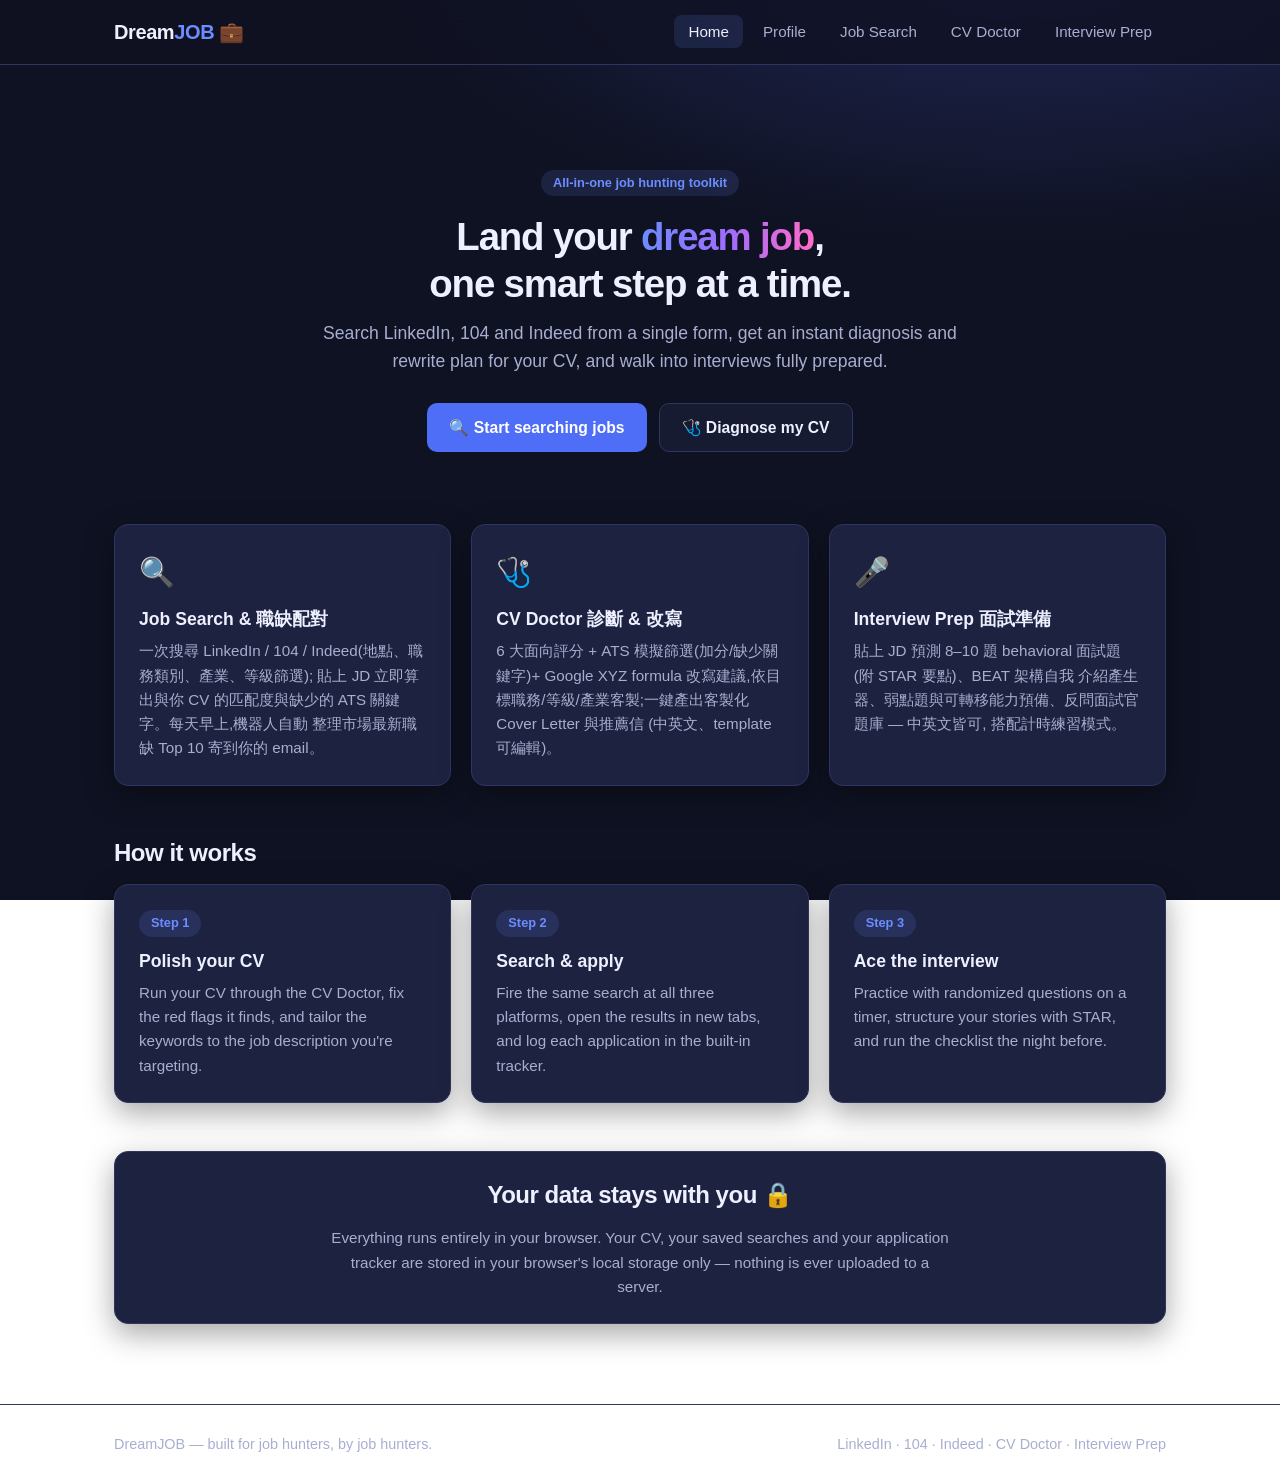
<file: index.html>
<!DOCTYPE html>
<html lang="en">
<head>
<meta charset="UTF-8" />
<meta name="viewport" content="width=device-width, initial-scale=1.0" />
<title>DreamJOB — Your Job Hunting Command Center</title>
<meta name="description" content="Search jobs across LinkedIn, 104 and Indeed, diagnose and rewrite your CV, and prepare for interviews — all in one place." />
<link rel="stylesheet" href="assets/style.css" />
<link rel="icon" href="data:image/svg+xml,<svg xmlns='http://www.w3.org/2000/svg' viewBox='0 0 100 100'><text y='.9em' font-size='90'>💼</text></svg>" />
</head>
<body>
<header class="site-header">
  <div class="container nav">
    <a class="logo" href="index.html">Dream<span>JOB</span> 💼</a>
    <ul class="nav-links">
      <li><a href="index.html" class="active">Home</a></li>
      <li><a href="profile.html">Profile</a></li>
      <li><a href="jobs.html">Job Search</a></li>
      <li><a href="cv.html">CV Doctor</a></li>
      <li><a href="interview.html">Interview Prep</a></li>
    </ul>
  </div>
</header>

<main>
  <section class="hero container">
    <span class="pill">All-in-one job hunting toolkit</span>
    <h1 style="margin-top:18px;">Land your <span class="grad">dream job</span>,<br />one smart step at a time.</h1>
    <p class="subtitle">
      Search LinkedIn, 104 and Indeed from a single form, get an instant diagnosis
      and rewrite plan for your CV, and walk into interviews fully prepared.
    </p>
    <div class="hero-cta">
      <a class="btn" href="jobs.html">🔍 Start searching jobs</a>
      <a class="btn secondary" href="cv.html">🩺 Diagnose my CV</a>
    </div>
  </section>

  <section class="section container">
    <div class="grid grid-3">
      <a class="card" href="jobs.html">
        <span class="icon">🔍</span>
        <h3>Job Search &amp; 職缺配對</h3>
        <p>一次搜尋 LinkedIn / 104 / Indeed(地點、職務類別、產業、等級篩選);
        貼上 JD 立即算出與你 CV 的匹配度與缺少的 ATS 關鍵字。每天早上,機器人自動
        整理市場最新職缺 Top 10 寄到你的 email。</p>
      </a>
      <a class="card" href="cv.html">
        <span class="icon">🩺</span>
        <h3>CV Doctor 診斷 &amp; 改寫</h3>
        <p>6 大面向評分 + ATS 模擬篩選(加分/缺少關鍵字)+ Google XYZ formula
        改寫建議,依目標職務/等級/產業客製;一鍵產出客製化 Cover Letter 與推薦信
        (中英文、template 可編輯)。</p>
      </a>
      <a class="card" href="interview.html">
        <span class="icon">🎤</span>
        <h3>Interview Prep 面試準備</h3>
        <p>貼上 JD 預測 8–10 題 behavioral 面試題(附 STAR 要點)、BEAT 架構自我
        介紹產生器、弱點題與可轉移能力預備、反問面試官題庫 — 中英文皆可,
        搭配計時練習模式。</p>
      </a>
    </div>
  </section>

  <section class="section container">
    <h2>How it works</h2>
    <div class="grid grid-3">
      <div class="card">
        <span class="pill">Step 1</span>
        <h3 style="margin-top:10px;">Polish your CV</h3>
        <p>Run your CV through the CV Doctor, fix the red flags it finds, and
        tailor the keywords to the job description you're targeting.</p>
      </div>
      <div class="card">
        <span class="pill">Step 2</span>
        <h3 style="margin-top:10px;">Search &amp; apply</h3>
        <p>Fire the same search at all three platforms, open the results in new
        tabs, and log each application in the built-in tracker.</p>
      </div>
      <div class="card">
        <span class="pill">Step 3</span>
        <h3 style="margin-top:10px;">Ace the interview</h3>
        <p>Practice with randomized questions on a timer, structure your stories
        with STAR, and run the checklist the night before.</p>
      </div>
    </div>
  </section>

  <section class="section container">
    <div class="card" style="text-align:center;">
      <h2>Your data stays with you 🔒</h2>
      <p class="muted" style="max-width:620px;margin:0 auto;">
        Everything runs entirely in your browser. Your CV, your saved searches and
        your application tracker are stored in your browser's local storage only —
        nothing is ever uploaded to a server.
      </p>
    </div>
  </section>
</main>

<footer class="site-footer">
  <div class="container">
    <span>DreamJOB — built for job hunters, by job hunters.</span>
    <span>LinkedIn · 104 · Indeed · CV Doctor · Interview Prep</span>
  </div>
</footer>
</body>
</html>
</file>
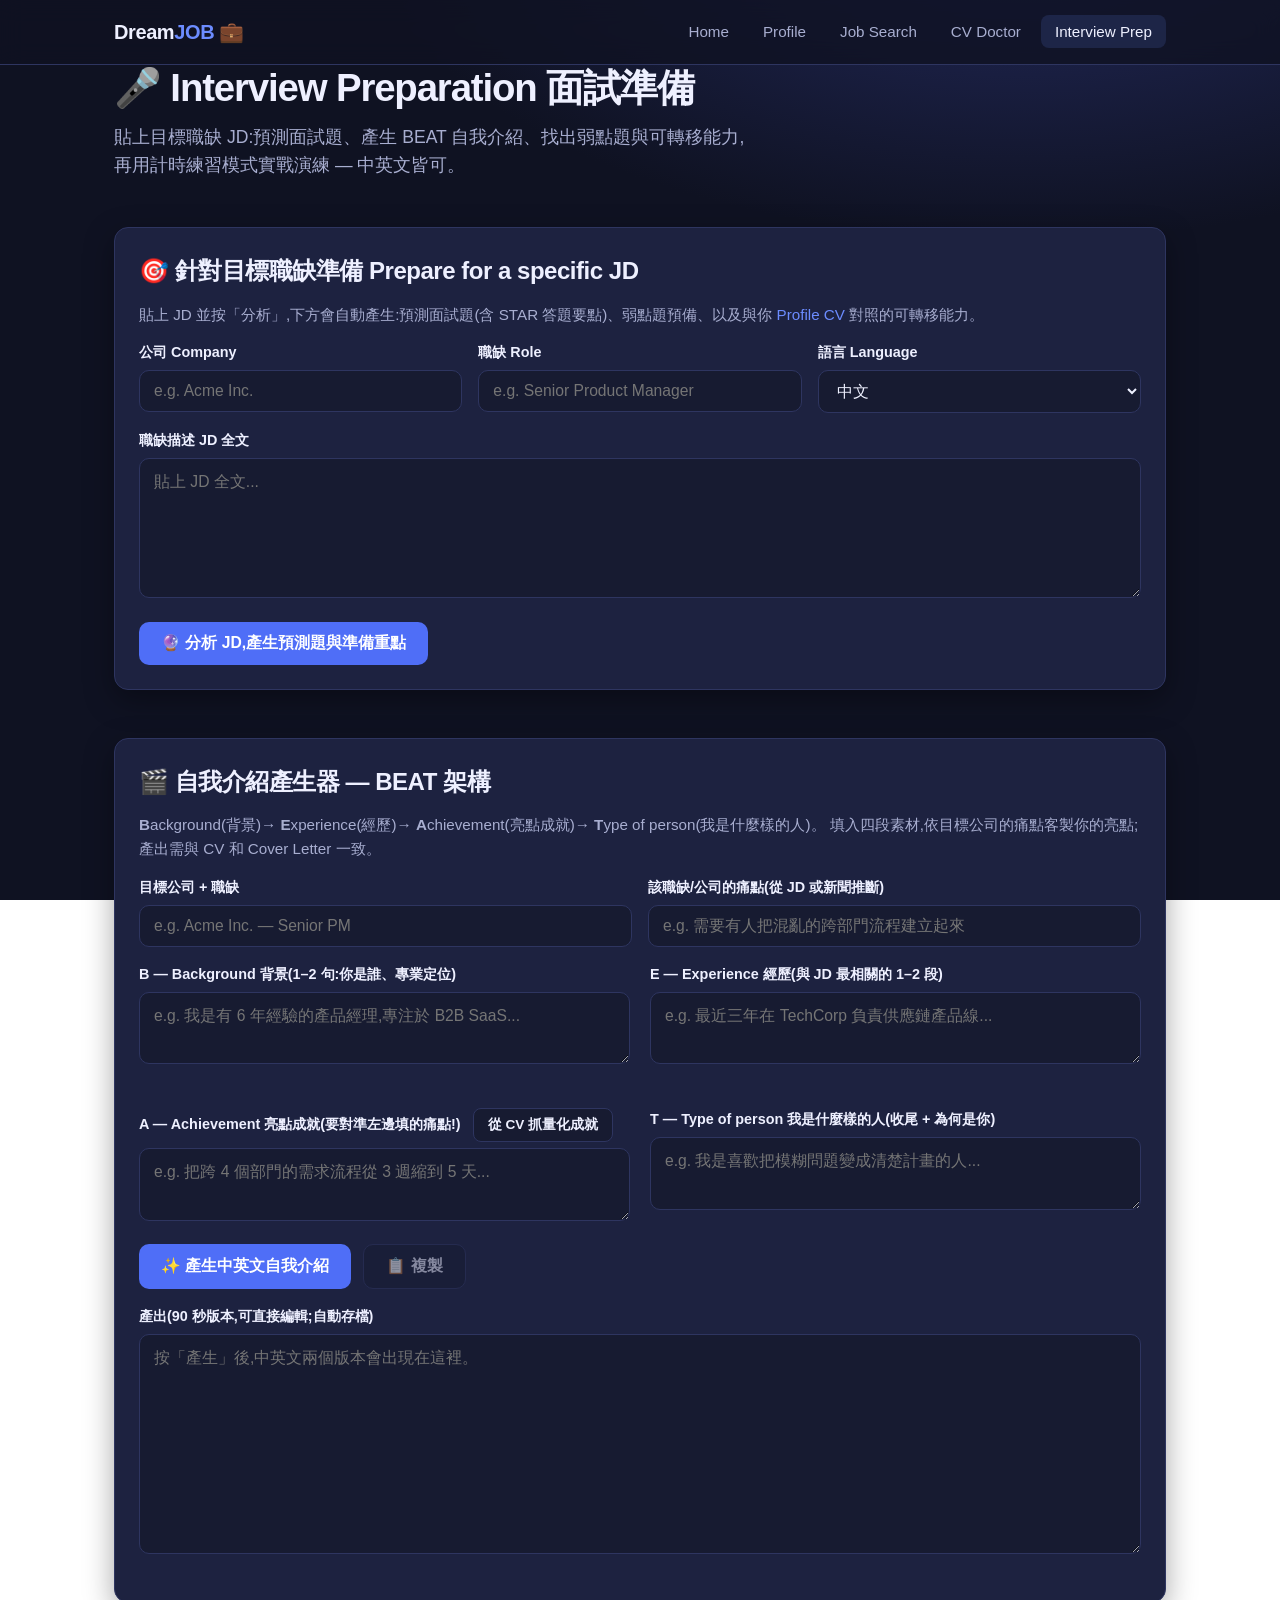
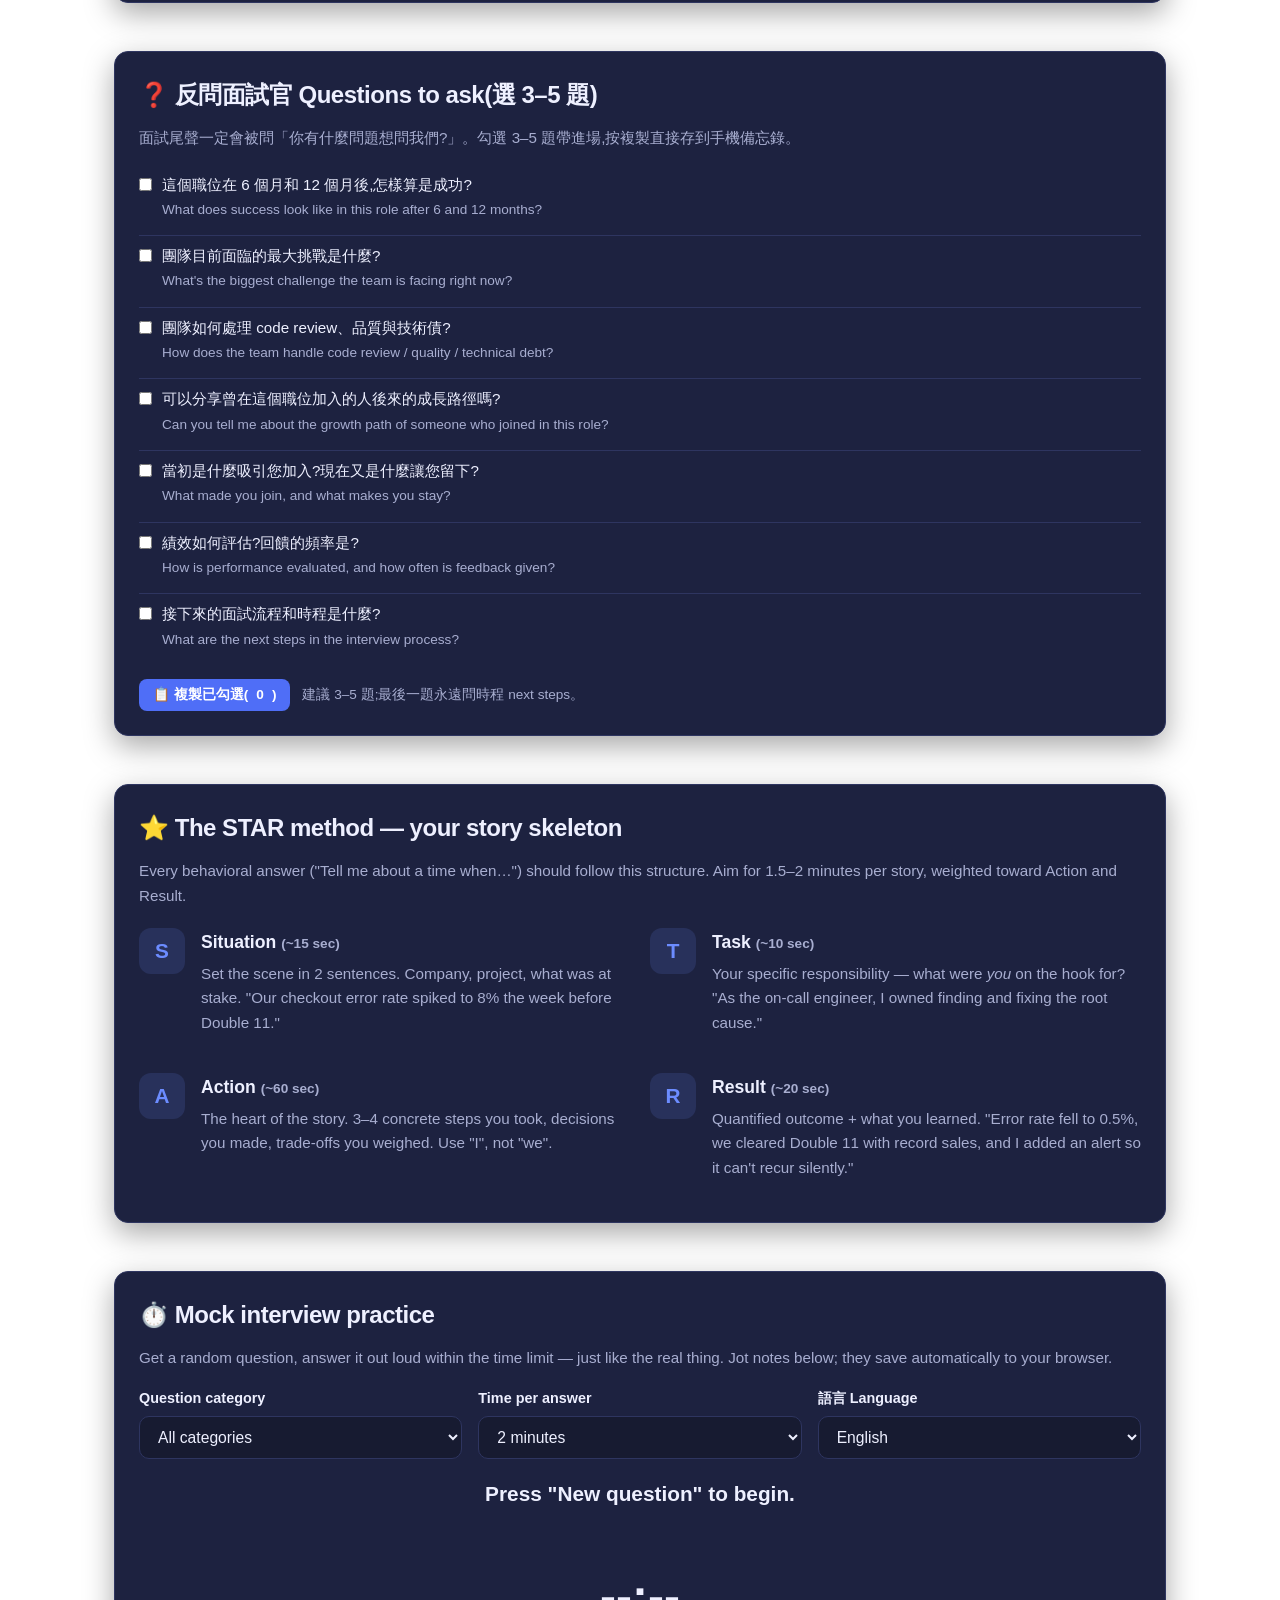
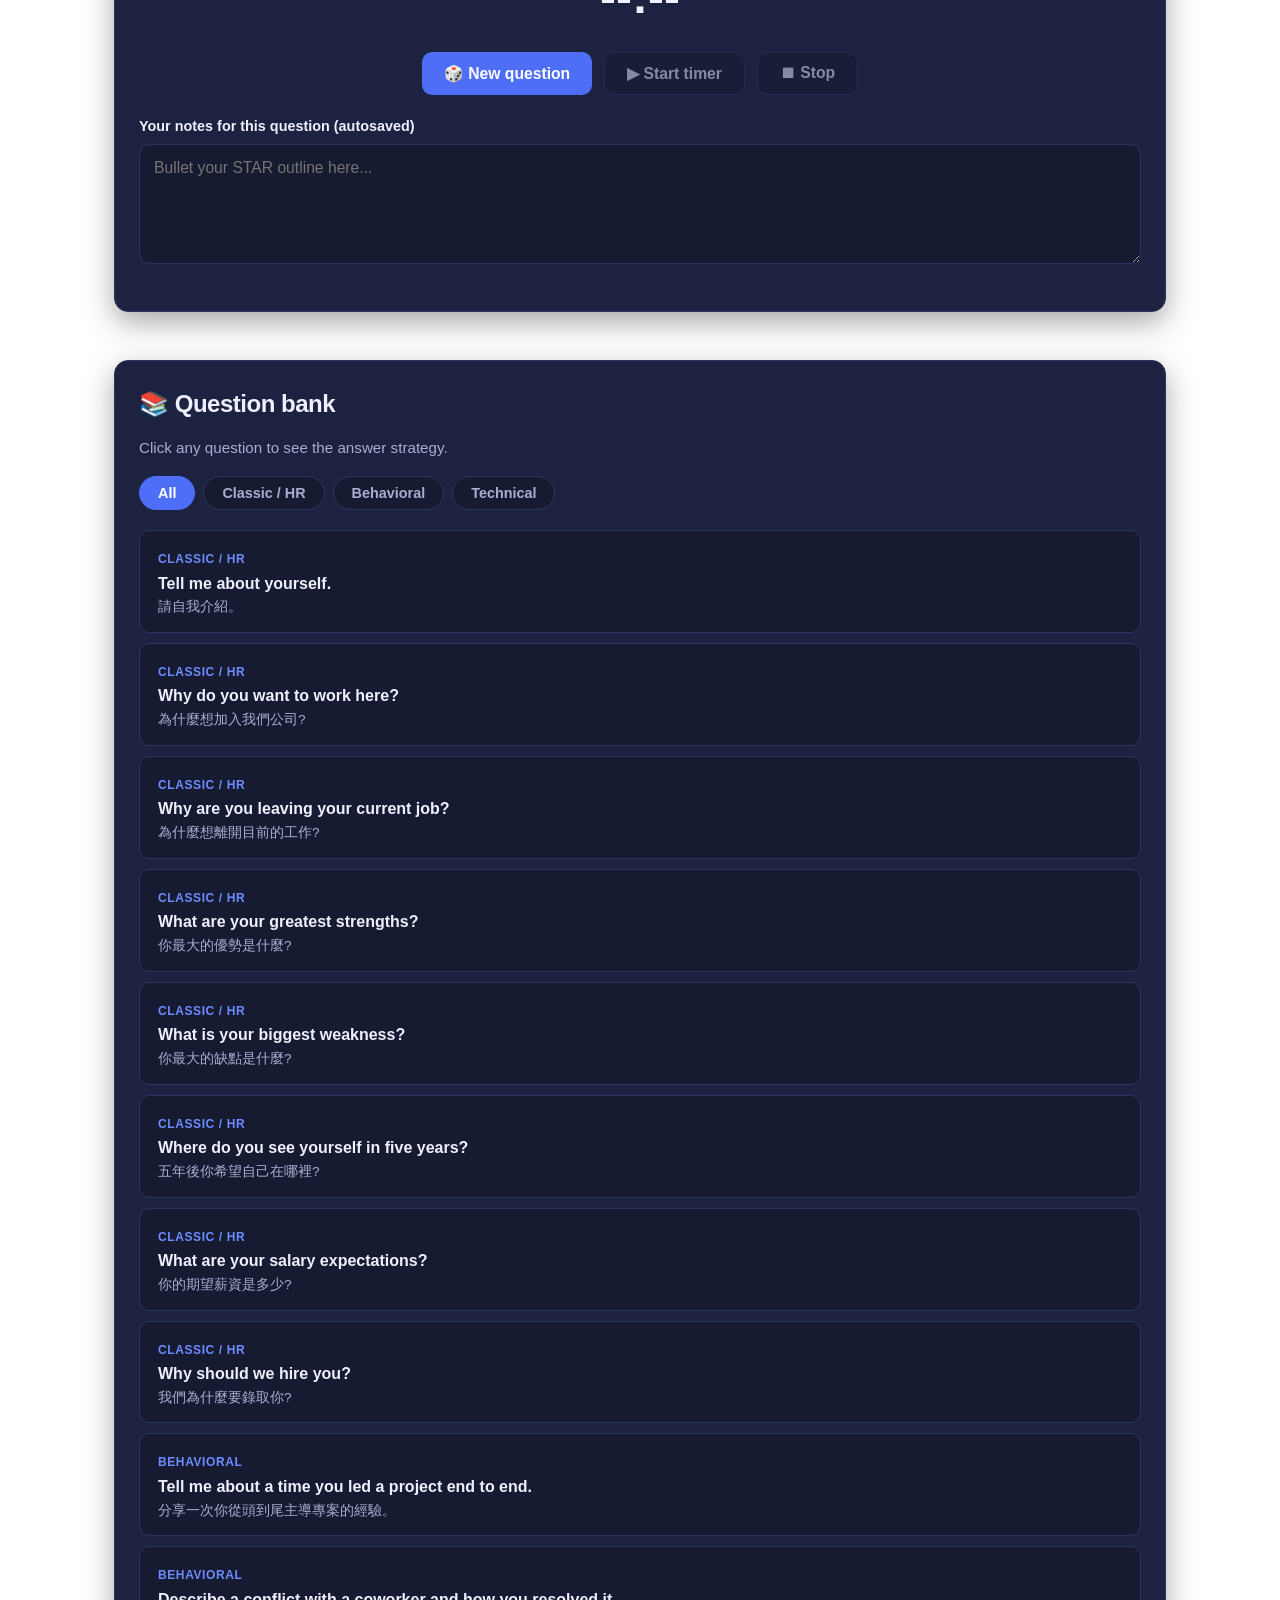
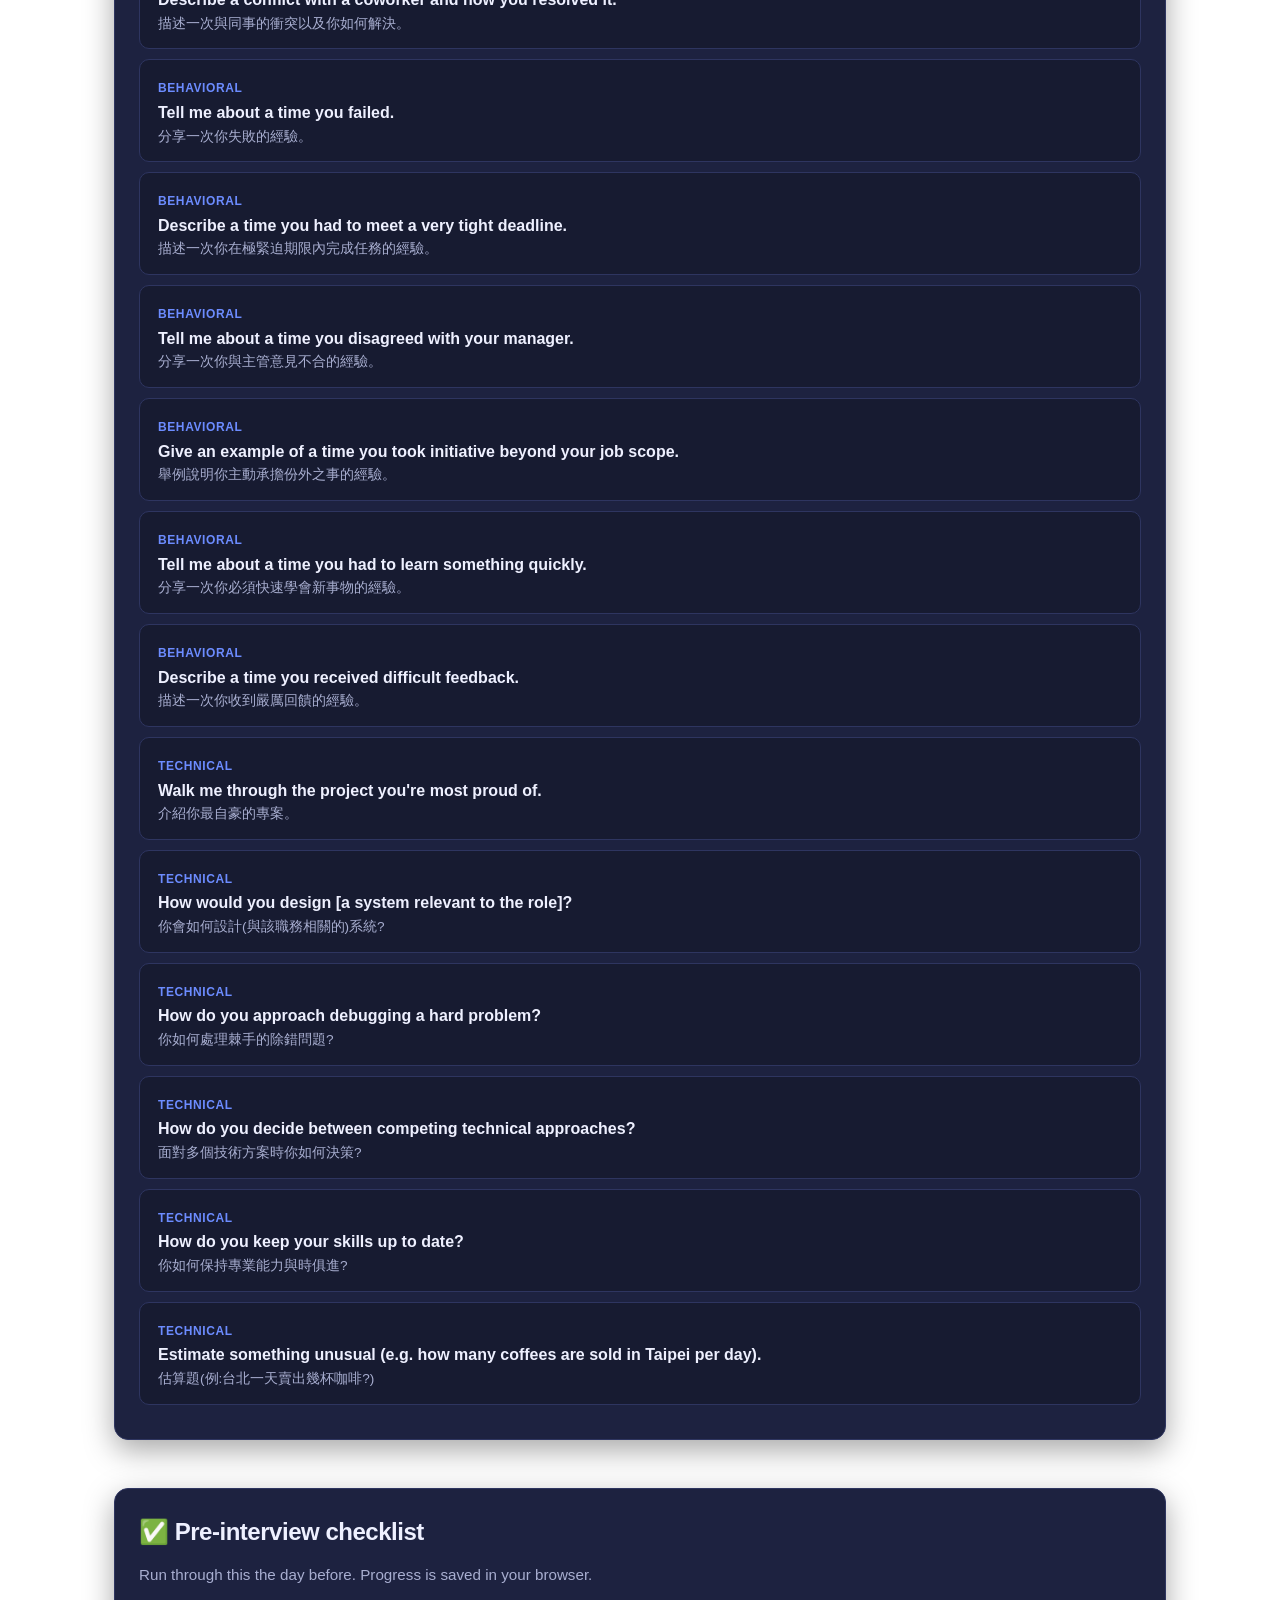
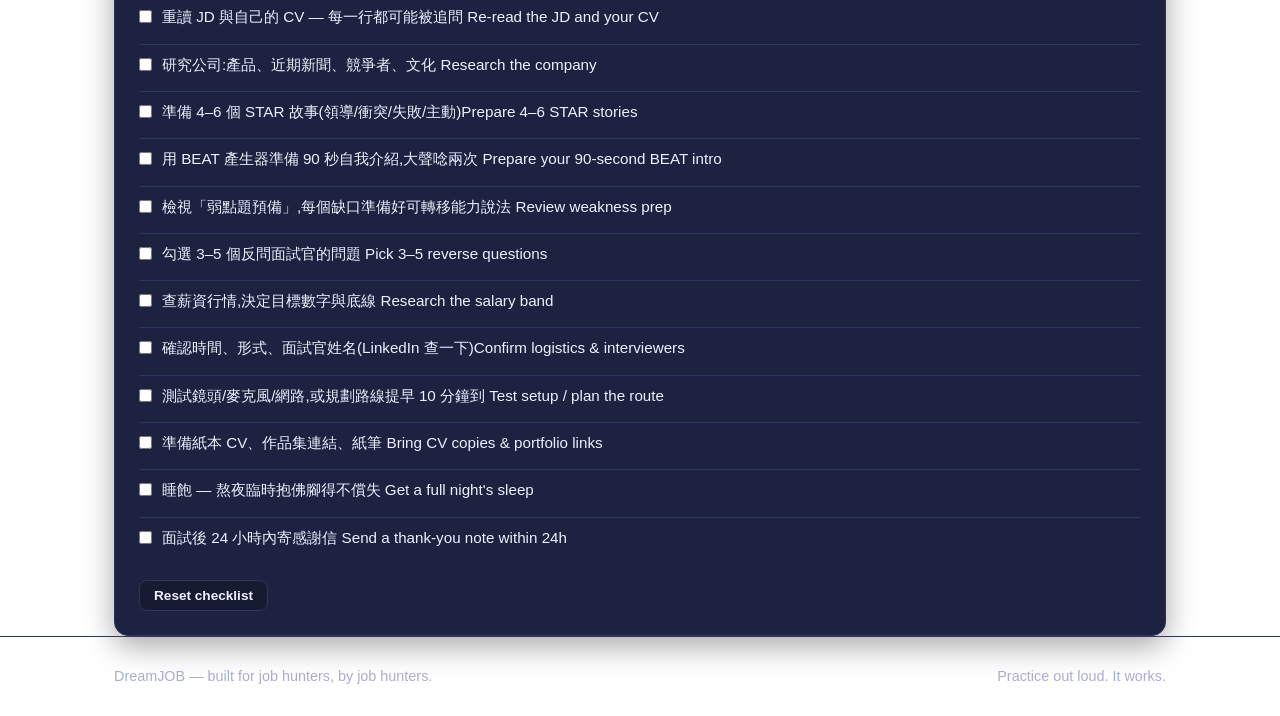
<file: interview.html>
<!DOCTYPE html>
<html lang="en">
<head>
<meta charset="UTF-8" />
<meta name="viewport" content="width=device-width, initial-scale=1.0" />
<title>Interview Prep — DreamJOB</title>
<meta name="description" content="Question bank with answer strategies, STAR method guide, timed mock-interview practice and a pre-interview checklist." />
<link rel="stylesheet" href="assets/style.css" />
<link rel="icon" href="data:image/svg+xml,<svg xmlns='http://www.w3.org/2000/svg' viewBox='0 0 100 100'><text y='.9em' font-size='90'>💼</text></svg>" />
</head>
<body>
<header class="site-header">
  <div class="container nav">
    <a class="logo" href="index.html">Dream<span>JOB</span> 💼</a>
    <ul class="nav-links">
      <li><a href="index.html">Home</a></li>
      <li><a href="profile.html">Profile</a></li>
      <li><a href="jobs.html">Job Search</a></li>
      <li><a href="cv.html">CV Doctor</a></li>
      <li><a href="interview.html" class="active">Interview Prep</a></li>
    </ul>
  </div>
</header>

<main class="container">
  <h1>🎤 Interview Preparation 面試準備</h1>
  <p class="subtitle">貼上目標職缺 JD:預測面試題、產生 BEAT 自我介紹、找出弱點題與可轉移能力,
  再用計時練習模式實戰演練 — 中英文皆可。</p>

  <!-- JD-driven preparation -->
  <section class="section card">
    <h2>🎯 針對目標職缺準備 Prepare for a specific JD</h2>
    <p class="muted small" style="margin-bottom:14px;">
      貼上 JD 並按「分析」,下方會自動產生:預測面試題(含 STAR 答題要點)、弱點題預備、以及與你
      <a href="profile.html">Profile CV</a> 對照的可轉移能力。
    </p>
    <div class="form-row">
      <div>
        <label for="ivCompany">公司 Company</label>
        <input type="text" id="ivCompany" placeholder="e.g. Acme Inc." />
      </div>
      <div>
        <label for="ivRole">職缺 Role</label>
        <input type="text" id="ivRole" placeholder="e.g. Senior Product Manager" />
      </div>
      <div>
        <label for="ivLang">語言 Language</label>
        <select id="ivLang">
          <option value="zh">中文</option>
          <option value="en">English</option>
        </select>
      </div>
    </div>
    <div class="form-field">
      <label for="ivJd">職缺描述 JD 全文</label>
      <textarea id="ivJd" style="min-height:140px;" placeholder="貼上 JD 全文..."></textarea>
    </div>
    <button class="btn" id="ivAnalyzeBtn">🔮 分析 JD,產生預測題與準備重點</button>
  </section>

  <!-- predicted questions -->
  <section class="section card hidden" id="predictedCard">
    <h2>🔮 預測面試題 Predicted questions(8–10 題)</h2>
    <p class="muted small" style="margin-bottom:14px;">依 JD 內容推斷的 behavioral / situational 題目,每題附 STAR 答題要點。點開逐題準備,並在計時練習模式中演練。</p>
    <div id="predictedList"></div>
  </section>

  <!-- weakness prep -->
  <section class="section card hidden" id="weaknessCard">
    <h2>🛡️ 弱點題預備 Weakness prep — 可轉移能力</h2>
    <p class="muted small" style="margin-bottom:14px;">
      JD 要求但你 CV 中沒有出現的關鍵字 — 面試官很可能追問。別硬拗,用「可轉移能力」框架回答:
      承認差距 → 指出最相近的實戰經驗 → 說明你如何快速補上。
    </p>
    <div id="weaknessList"></div>
  </section>

  <!-- BEAT self intro -->
  <section class="section card">
    <h2>🎬 自我介紹產生器 — BEAT 架構</h2>
    <p class="muted small" style="margin-bottom:14px;">
      <strong>B</strong>ackground(背景)→ <strong>E</strong>xperience(經歷)→
      <strong>A</strong>chievement(亮點成就)→ <strong>T</strong>ype of person(我是什麼樣的人)。
      填入四段素材,依目標公司的痛點客製你的亮點;產出需與 CV 和 Cover Letter 一致。
    </p>
    <div class="form-row">
      <div>
        <label for="beatCompany">目標公司 + 職缺</label>
        <input type="text" id="beatCompany" placeholder="e.g. Acme Inc. — Senior PM" />
      </div>
      <div>
        <label for="beatPain">該職缺/公司的痛點(從 JD 或新聞推斷)</label>
        <input type="text" id="beatPain" placeholder="e.g. 需要有人把混亂的跨部門流程建立起來" />
      </div>
    </div>
    <div class="grid grid-2">
      <div class="form-field">
        <label for="beatB">B — Background 背景(1–2 句:你是誰、專業定位)</label>
        <textarea id="beatB" style="min-height:70px;" placeholder="e.g. 我是有 6 年經驗的產品經理,專注於 B2B SaaS..."></textarea>
      </div>
      <div class="form-field">
        <label for="beatE">E — Experience 經歷(與 JD 最相關的 1–2 段)</label>
        <textarea id="beatE" style="min-height:70px;" placeholder="e.g. 最近三年在 TechCorp 負責供應鏈產品線..."></textarea>
      </div>
      <div class="form-field">
        <label for="beatA">A — Achievement 亮點成就(要對準左邊填的痛點!)
          <button class="btn small secondary" id="beatFromCvBtn" style="margin-left:8px;">從 CV 抓量化成就</button></label>
        <textarea id="beatA" style="min-height:70px;" placeholder="e.g. 把跨 4 個部門的需求流程從 3 週縮到 5 天..."></textarea>
      </div>
      <div class="form-field">
        <label for="beatT">T — Type of person 我是什麼樣的人(收尾 + 為何是你)</label>
        <textarea id="beatT" style="min-height:70px;" placeholder="e.g. 我是喜歡把模糊問題變成清楚計畫的人..."></textarea>
      </div>
    </div>
    <div style="display:flex;gap:12px;flex-wrap:wrap;">
      <button class="btn" id="beatGenBtn">✨ 產生中英文自我介紹</button>
      <button class="btn secondary" id="beatCopyBtn" disabled>📋 複製</button>
    </div>
    <div class="form-field" style="margin-top:16px;">
      <label for="beatOutput">產出(90 秒版本,可直接編輯;自動存檔)</label>
      <textarea id="beatOutput" style="min-height:220px;" placeholder="按「產生」後,中英文兩個版本會出現在這裡。"></textarea>
    </div>
  </section>

  <!-- reverse questions -->
  <section class="section card">
    <h2>❓ 反問面試官 Questions to ask(選 3–5 題)</h2>
    <p class="muted small" style="margin-bottom:14px;">面試尾聲一定會被問「你有什麼問題想問我們?」。勾選 3–5 題帶進場,按複製直接存到手機備忘錄。</p>
    <div id="reverseList"></div>
    <div style="margin-top:14px;display:flex;gap:12px;align-items:center;flex-wrap:wrap;">
      <button class="btn small" id="reverseCopyBtn">📋 複製已勾選(<span id="reverseCount">0</span>)</button>
      <span class="muted small">建議 3–5 題;最後一題永遠問時程 next steps。</span>
    </div>
  </section>

  <!-- STAR method -->
  <section class="section card">
    <h2>⭐ The STAR method — your story skeleton</h2>
    <p class="muted" style="margin-bottom:20px;">Every behavioral answer ("Tell me about a time when…")
    should follow this structure. Aim for 1.5–2 minutes per story, weighted toward Action and Result.</p>
    <div class="grid grid-2">
      <div class="star-step">
        <div class="star-letter">S</div>
        <div><h3>Situation <span class="muted small">(~15 sec)</span></h3>
        <p class="muted small">Set the scene in 2 sentences. Company, project, what was at stake.
        "Our checkout error rate spiked to 8% the week before Double 11."</p></div>
      </div>
      <div class="star-step">
        <div class="star-letter">T</div>
        <div><h3>Task <span class="muted small">(~10 sec)</span></h3>
        <p class="muted small">Your specific responsibility — what were <em>you</em> on the hook for?
        "As the on-call engineer, I owned finding and fixing the root cause."</p></div>
      </div>
      <div class="star-step">
        <div class="star-letter">A</div>
        <div><h3>Action <span class="muted small">(~60 sec)</span></h3>
        <p class="muted small">The heart of the story. 3–4 concrete steps you took, decisions you made,
        trade-offs you weighed. Use "I", not "we".</p></div>
      </div>
      <div class="star-step">
        <div class="star-letter">R</div>
        <div><h3>Result <span class="muted small">(~20 sec)</span></h3>
        <p class="muted small">Quantified outcome + what you learned. "Error rate fell to 0.5%, we
        cleared Double 11 with record sales, and I added an alert so it can't recur silently."</p></div>
      </div>
    </div>
  </section>

  <!-- Practice mode -->
  <section class="section card">
    <h2>⏱️ Mock interview practice</h2>
    <p class="muted small" style="margin-bottom:16px;">Get a random question, answer it out loud within
    the time limit — just like the real thing. Jot notes below; they save automatically to your browser.</p>
    <div class="form-row">
      <div>
        <label for="practiceCat">Question category</label>
        <select id="practiceCat">
          <option value="all">All categories</option>
          <option value="classic">Classic / HR</option>
          <option value="behavioral">Behavioral (STAR)</option>
          <option value="technical">Technical & problem solving</option>
          <option value="predicted">🔮 JD 預測題 Predicted</option>
        </select>
      </div>
      <div>
        <label for="practiceTime">Time per answer</label>
        <select id="practiceTime">
          <option value="60">1 minute</option>
          <option value="120" selected>2 minutes</option>
          <option value="180">3 minutes</option>
        </select>
      </div>
      <div>
        <label for="practiceLang">語言 Language</label>
        <select id="practiceLang">
          <option value="en">English</option>
          <option value="zh">中文</option>
        </select>
      </div>
    </div>
    <div class="practice-question" id="practiceQ">Press "New question" to begin.</div>
    <div class="practice-timer" id="practiceTimer">--:--</div>
    <div style="display:flex;gap:12px;justify-content:center;margin-top:16px;flex-wrap:wrap;">
      <button class="btn" id="newQBtn">🎲 New question</button>
      <button class="btn secondary" id="startTimerBtn" disabled>▶ Start timer</button>
      <button class="btn secondary" id="stopTimerBtn" disabled>⏹ Stop</button>
    </div>
    <div class="form-field" style="margin-top:20px;">
      <label for="practiceNotes">Your notes for this question (autosaved)</label>
      <textarea id="practiceNotes" style="min-height:120px;" placeholder="Bullet your STAR outline here..."></textarea>
    </div>
  </section>

  <!-- Question bank -->
  <section class="section card">
    <h2>📚 Question bank</h2>
    <p class="muted small" style="margin-bottom:16px;">Click any question to see the answer strategy.</p>
    <div class="tabs" id="bankTabs">
      <button class="tab-btn active" data-cat="all">All</button>
      <button class="tab-btn" data-cat="classic">Classic / HR</button>
      <button class="tab-btn" data-cat="behavioral">Behavioral</button>
      <button class="tab-btn" data-cat="technical">Technical</button>
    </div>
    <div id="bankList"></div>
  </section>

  <!-- Checklist -->
  <section class="section card">
    <h2>✅ Pre-interview checklist</h2>
    <p class="muted small" style="margin-bottom:10px;">Run through this the day before. Progress is saved in your browser.</p>
    <div id="checklist"></div>
    <button class="btn small secondary" id="resetChecklist" style="margin-top:16px;">Reset checklist</button>
  </section>
</main>

<footer class="site-footer">
  <div class="container">
    <span>DreamJOB — built for job hunters, by job hunters.</span>
    <span>Practice out loud. It works.</span>
  </div>
</footer>

<script src="assets/match.js"></script>
<script src="assets/interview.js"></script>
</body>
</html>
</file>
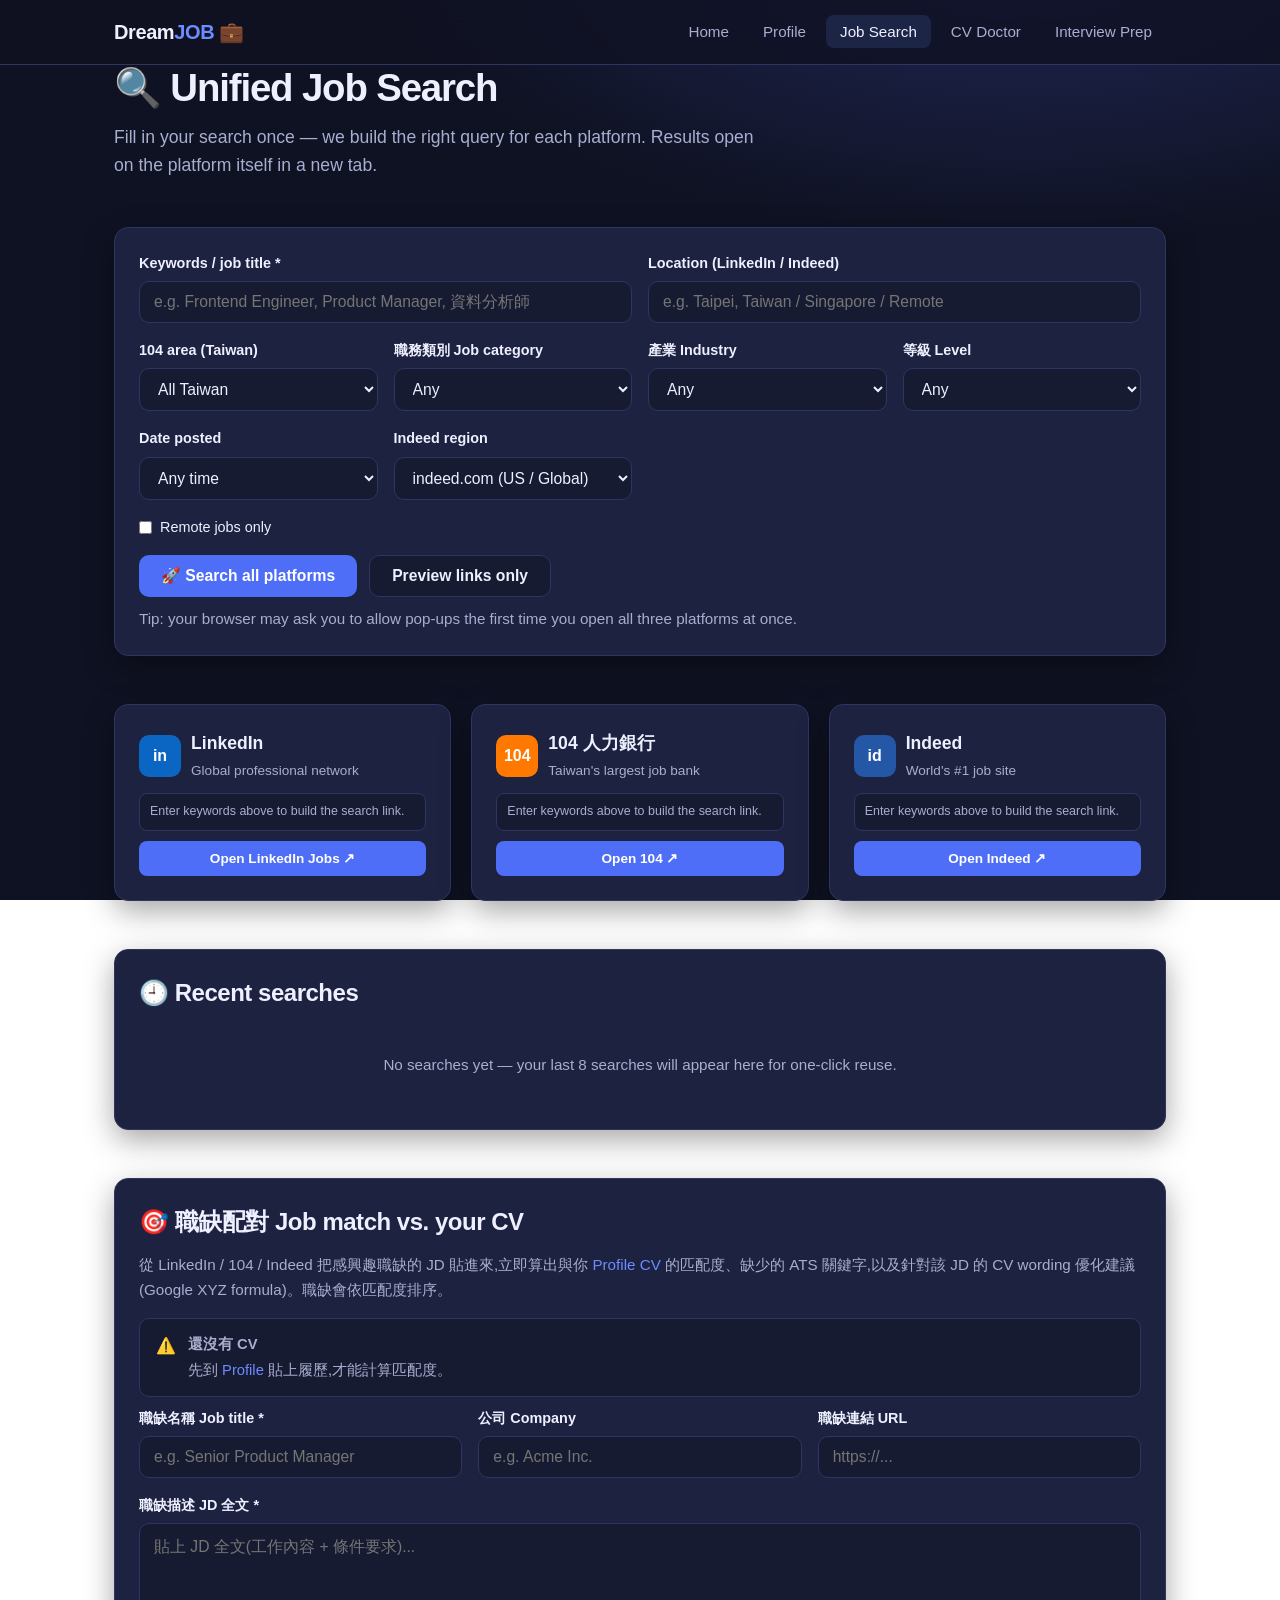
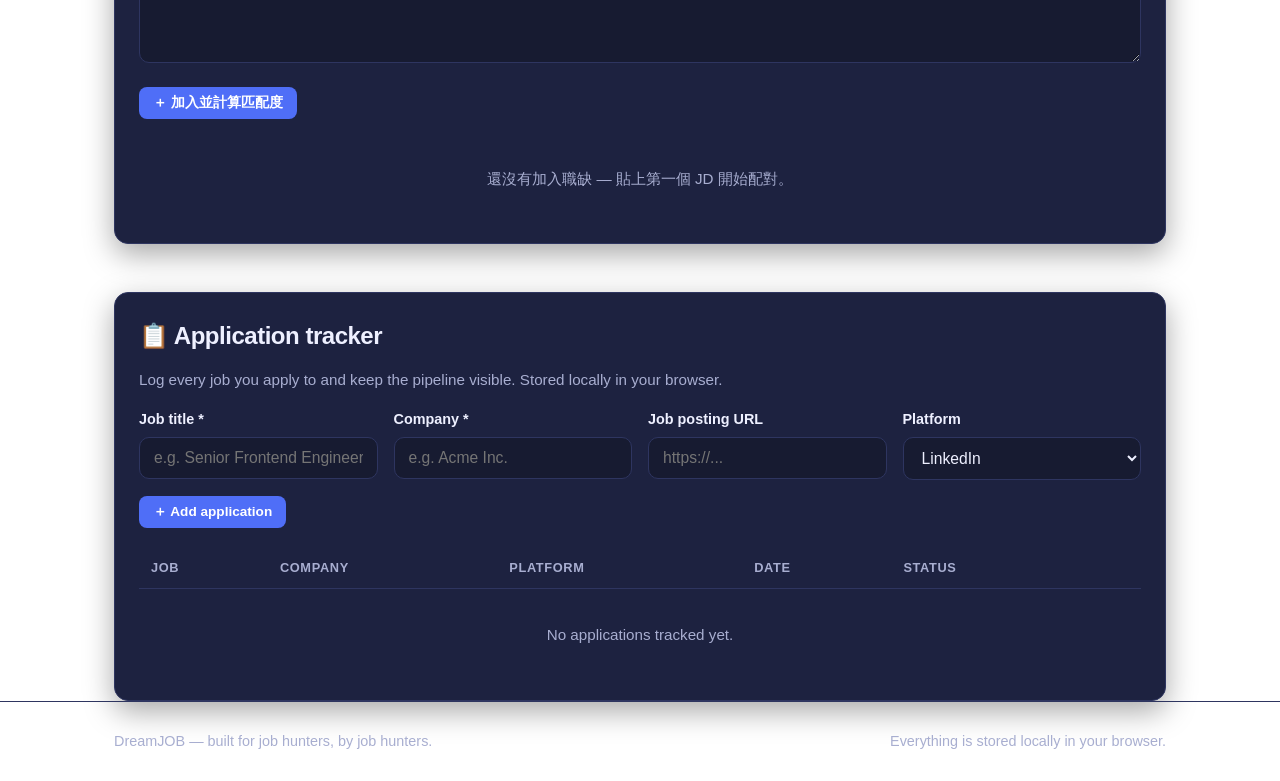
<file: jobs.html>
<!DOCTYPE html>
<html lang="en">
<head>
<meta charset="UTF-8" />
<meta name="viewport" content="width=device-width, initial-scale=1.0" />
<title>Job Search — DreamJOB</title>
<meta name="description" content="Search LinkedIn, 104 and Indeed at once, and track your applications." />
<link rel="stylesheet" href="assets/style.css" />
<link rel="icon" href="data:image/svg+xml,<svg xmlns='http://www.w3.org/2000/svg' viewBox='0 0 100 100'><text y='.9em' font-size='90'>💼</text></svg>" />
</head>
<body>
<header class="site-header">
  <div class="container nav">
    <a class="logo" href="index.html">Dream<span>JOB</span> 💼</a>
    <ul class="nav-links">
      <li><a href="index.html">Home</a></li>
      <li><a href="profile.html">Profile</a></li>
      <li><a href="jobs.html" class="active">Job Search</a></li>
      <li><a href="cv.html">CV Doctor</a></li>
      <li><a href="interview.html">Interview Prep</a></li>
    </ul>
  </div>
</header>

<main class="container">
  <h1>🔍 Unified Job Search</h1>
  <p class="subtitle">Fill in your search once — we build the right query for each platform.
  Results open on the platform itself in a new tab.</p>

  <section class="section card">
    <div class="form-row">
      <div>
        <label for="keywords">Keywords / job title *</label>
        <input type="text" id="keywords" placeholder="e.g. Frontend Engineer, Product Manager, 資料分析師" />
      </div>
      <div>
        <label for="location">Location (LinkedIn / Indeed)</label>
        <input type="text" id="location" placeholder="e.g. Taipei, Taiwan / Singapore / Remote" />
      </div>
    </div>
    <div class="form-row">
      <div>
        <label for="area104">104 area (Taiwan)</label>
        <select id="area104">
          <option value="">All Taiwan</option>
          <option value="6001001000">台北市 Taipei City</option>
          <option value="6001002000">新北市 New Taipei City</option>
          <option value="6001005000">桃園市 Taoyuan City</option>
          <option value="6001006000">新竹縣市 Hsinchu</option>
          <option value="6001008000">台中市 Taichung City</option>
          <option value="6001014000">台南市 Tainan City</option>
          <option value="6001016000">高雄市 Kaohsiung City</option>
        </select>
      </div>
      <div>
        <label for="jobCat">職務類別 Job category</label>
        <select id="jobCat">
          <option value="">Any</option>
          <option value="software">軟體工程 Software Engineering</option>
          <option value="data">資料/數據 Data & Analytics</option>
          <option value="product">產品管理 Product Management</option>
          <option value="design">設計 Design / UI-UX</option>
          <option value="marketing">行銷 Marketing</option>
          <option value="sales">業務/BD Sales & BD</option>
          <option value="operations">營運/專案 Operations / PM</option>
          <option value="finance">財會 Finance & Accounting</option>
          <option value="hr">人資 Human Resources</option>
          <option value="cs">客戶成功/客服 Customer Success</option>
        </select>
      </div>
      <div>
        <label for="industry">產業 Industry</label>
        <select id="industry">
          <option value="">Any</option>
          <option value="tech">科技/軟體 Tech & Software</option>
          <option value="semi">半導體 Semiconductor</option>
          <option value="ecommerce">電商 E-commerce</option>
          <option value="finance">金融 Finance / FinTech</option>
          <option value="gaming">遊戲 Gaming</option>
          <option value="healthcare">醫療生技 Healthcare / Biotech</option>
          <option value="manufacturing">製造 Manufacturing</option>
          <option value="retail">零售/消費品 Retail / FMCG</option>
          <option value="media">媒體/廣告 Media / AdTech</option>
          <option value="consulting">顧問 Consulting</option>
        </select>
      </div>
      <div>
        <label for="jobLevel">等級 Level</label>
        <select id="jobLevel">
          <option value="">Any</option>
          <option value="intern">實習 Intern</option>
          <option value="entry">初階 Entry (0–2y)</option>
          <option value="mid">中階 Mid (2–5y)</option>
          <option value="senior">資深 Senior (5–10y)</option>
          <option value="manager">主管 Manager+</option>
        </select>
      </div>
      <div>
        <label for="datePosted">Date posted</label>
        <select id="datePosted">
          <option value="">Any time</option>
          <option value="day">Past 24 hours</option>
          <option value="week">Past week</option>
          <option value="month">Past month</option>
        </select>
      </div>
      <div>
        <label for="indeedDomain">Indeed region</label>
        <select id="indeedDomain">
          <option value="www.indeed.com">indeed.com (US / Global)</option>
          <option value="tw.indeed.com">tw.indeed.com (Taiwan)</option>
          <option value="sg.indeed.com">sg.indeed.com (Singapore)</option>
          <option value="jp.indeed.com">jp.indeed.com (Japan)</option>
          <option value="uk.indeed.com">uk.indeed.com (UK)</option>
          <option value="au.indeed.com">au.indeed.com (Australia)</option>
        </select>
      </div>
    </div>
    <div class="form-field checkbox-row">
      <input type="checkbox" id="remoteOnly" />
      <label for="remoteOnly">Remote jobs only</label>
    </div>
    <div style="display:flex;gap:12px;flex-wrap:wrap;">
      <button class="btn" id="searchAllBtn">🚀 Search all platforms</button>
      <button class="btn secondary" id="buildBtn">Preview links only</button>
    </div>
    <p class="small muted" style="margin-top:10px;">Tip: your browser may ask you to allow pop-ups the first time you open all three platforms at once.</p>
  </section>

  <section class="section">
    <div class="grid grid-3" id="platformCards">
      <div class="card platform-card">
        <div class="platform-head">
          <div class="platform-badge linkedin">in</div>
          <div><h3>LinkedIn</h3><span class="small muted">Global professional network</span></div>
        </div>
        <div class="url-preview" id="urlLinkedin">Enter keywords above to build the search link.</div>
        <a class="btn small" id="openLinkedin" target="_blank" rel="noopener" href="https://www.linkedin.com/jobs/">Open LinkedIn Jobs ↗</a>
      </div>
      <div class="card platform-card">
        <div class="platform-head">
          <div class="platform-badge b104">104</div>
          <div><h3>104 人力銀行</h3><span class="small muted">Taiwan's largest job bank</span></div>
        </div>
        <div class="url-preview" id="url104">Enter keywords above to build the search link.</div>
        <a class="btn small" id="open104" target="_blank" rel="noopener" href="https://www.104.com.tw/jobs/search/">Open 104 ↗</a>
      </div>
      <div class="card platform-card">
        <div class="platform-head">
          <div class="platform-badge indeed">id</div>
          <div><h3>Indeed</h3><span class="small muted">World's #1 job site</span></div>
        </div>
        <div class="url-preview" id="urlIndeed">Enter keywords above to build the search link.</div>
        <a class="btn small" id="openIndeed" target="_blank" rel="noopener" href="https://www.indeed.com/">Open Indeed ↗</a>
      </div>
    </div>
  </section>

  <section class="section card">
    <h2>🕘 Recent searches</h2>
    <div id="recentSearches"><p class="empty-state">No searches yet — your last 8 searches will appear here for one-click reuse.</p></div>
  </section>

  <section class="section card hidden" id="digestCard">
    <h2>📡 今日市場最新職缺 Daily digest</h2>
    <p class="muted small" id="digestMeta" style="margin-bottom:14px;"></p>
    <div id="digestList"></div>
    <p class="muted small" style="margin-top:12px;">
      由 GitHub Actions 每日 09:00(台北)自動抓取 104 / LinkedIn / Yourator / Indeed 並依你的
      CV 關鍵字排序;同一份 Top 10 也會寄到你的 email。設定方式見
      <a href="profile.html">Profile</a> 頁。
    </p>
  </section>

  <section class="section card">
    <h2>🎯 職缺配對 Job match vs. your CV</h2>
    <p class="muted small" style="margin-bottom:16px;">
      從 LinkedIn / 104 / Indeed 把感興趣職缺的 JD 貼進來,立即算出與你
      <a href="profile.html">Profile CV</a> 的匹配度、缺少的 ATS 關鍵字,以及針對該 JD 的
      CV wording 優化建議(Google XYZ formula)。職缺會依匹配度排序。
    </p>
    <div id="matchCvWarning" class="finding hidden">
      <div class="f-icon">⚠️</div>
      <div class="f-body"><strong>還沒有 CV</strong>先到 <a href="profile.html">Profile</a> 貼上履歷,才能計算匹配度。</div>
    </div>
    <div class="form-row">
      <div>
        <label for="mjTitle">職缺名稱 Job title *</label>
        <input type="text" id="mjTitle" placeholder="e.g. Senior Product Manager" />
      </div>
      <div>
        <label for="mjCompany">公司 Company</label>
        <input type="text" id="mjCompany" placeholder="e.g. Acme Inc." />
      </div>
      <div>
        <label for="mjUrl">職缺連結 URL</label>
        <input type="url" id="mjUrl" placeholder="https://..." />
      </div>
    </div>
    <div class="form-field">
      <label for="mjJd">職缺描述 JD 全文 *</label>
      <textarea id="mjJd" style="min-height:140px;" placeholder="貼上 JD 全文(工作內容 + 條件要求)..."></textarea>
    </div>
    <button class="btn small" id="mjAddBtn">＋ 加入並計算匹配度</button>
    <div id="matchList" style="margin-top:20px;"></div>
  </section>

  <section class="section card">
    <h2>📋 Application tracker</h2>
    <p class="muted small" style="margin-bottom:16px;">Log every job you apply to and keep the pipeline visible. Stored locally in your browser.</p>
    <div class="form-row">
      <div>
        <label for="trkTitle">Job title *</label>
        <input type="text" id="trkTitle" placeholder="e.g. Senior Frontend Engineer" />
      </div>
      <div>
        <label for="trkCompany">Company *</label>
        <input type="text" id="trkCompany" placeholder="e.g. Acme Inc." />
      </div>
      <div>
        <label for="trkUrl">Job posting URL</label>
        <input type="url" id="trkUrl" placeholder="https://..." />
      </div>
      <div>
        <label for="trkPlatform">Platform</label>
        <select id="trkPlatform">
          <option>LinkedIn</option>
          <option>104</option>
          <option>Indeed</option>
          <option>Company site</option>
          <option>Referral</option>
          <option>Other</option>
        </select>
      </div>
    </div>
    <button class="btn small" id="trkAddBtn">＋ Add application</button>
    <div class="table-scroll" style="margin-top:20px;">
      <table class="tracker">
        <thead>
          <tr><th>Job</th><th>Company</th><th>Platform</th><th>Date</th><th>Status</th><th></th></tr>
        </thead>
        <tbody id="trkBody"></tbody>
      </table>
      <p class="empty-state" id="trkEmpty">No applications tracked yet.</p>
    </div>
  </section>
</main>

<footer class="site-footer">
  <div class="container">
    <span>DreamJOB — built for job hunters, by job hunters.</span>
    <span>Everything is stored locally in your browser.</span>
  </div>
</footer>

<script src="assets/match.js"></script>
<script src="assets/jobs.js"></script>
</body>
</html>
</file>
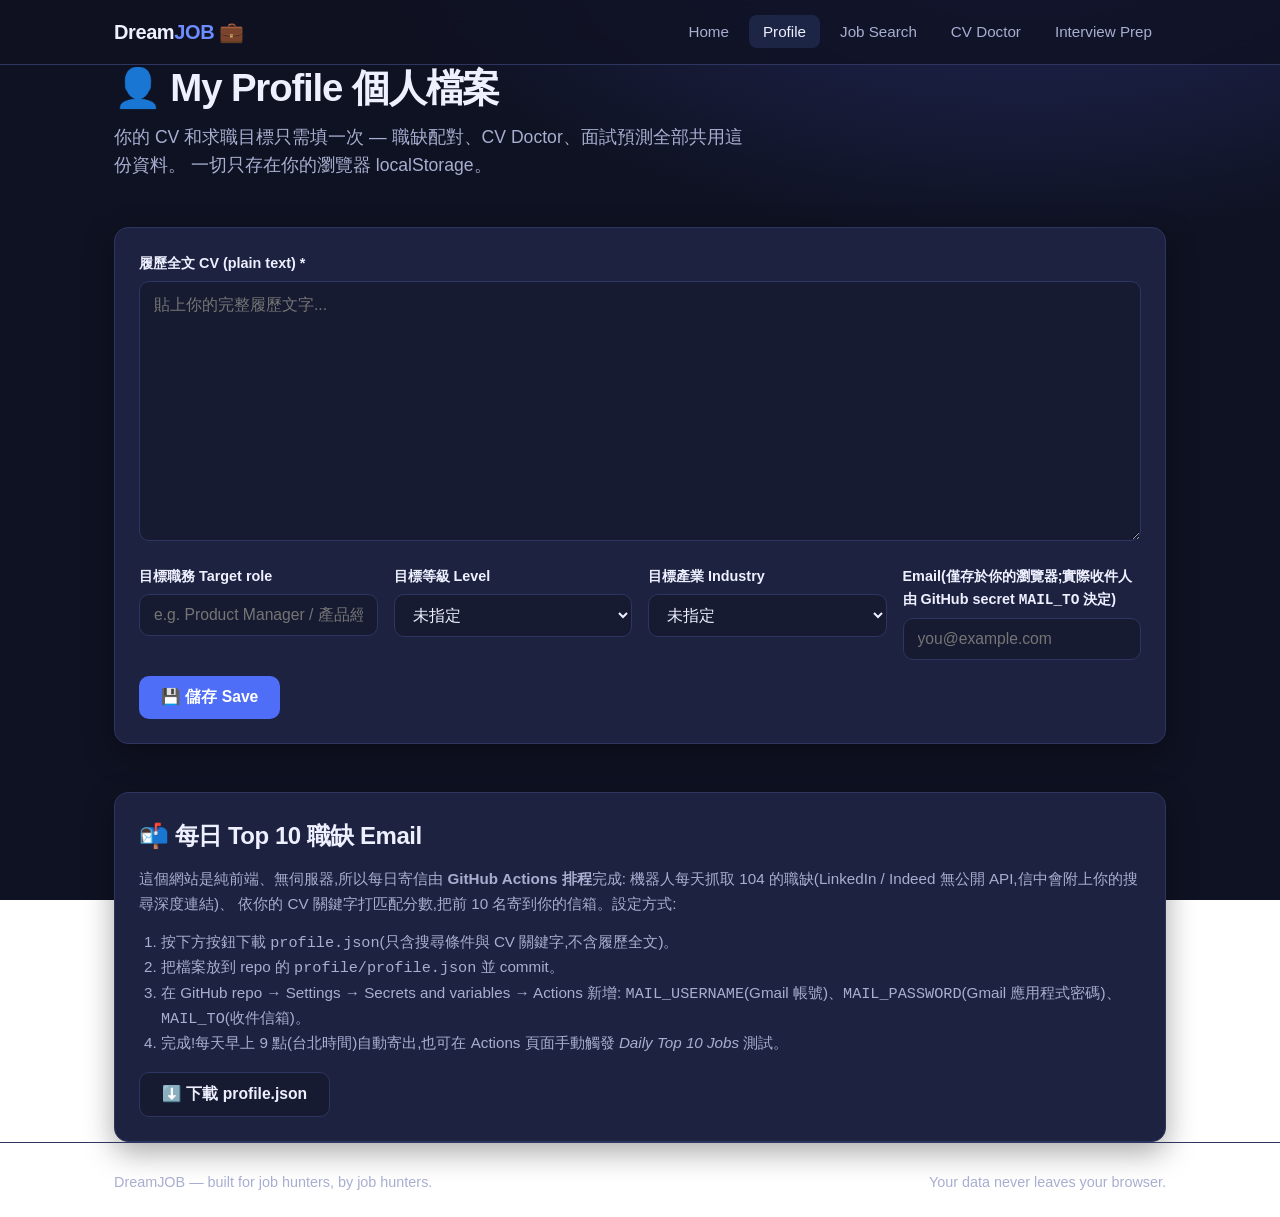
<file: profile.html>
<!DOCTYPE html>
<html lang="zh-Hant">
<head>
<meta charset="UTF-8" />
<meta name="viewport" content="width=device-width, initial-scale=1.0" />
<title>My Profile — DreamJOB</title>
<meta name="description" content="Store your CV and job targets once — every DreamJOB tool reads from here." />
<link rel="stylesheet" href="assets/style.css" />
<link rel="icon" href="data:image/svg+xml,<svg xmlns='http://www.w3.org/2000/svg' viewBox='0 0 100 100'><text y='.9em' font-size='90'>💼</text></svg>" />
</head>
<body>
<header class="site-header">
  <div class="container nav">
    <a class="logo" href="index.html">Dream<span>JOB</span> 💼</a>
    <ul class="nav-links">
      <li><a href="index.html">Home</a></li>
      <li><a href="profile.html" class="active">Profile</a></li>
      <li><a href="jobs.html">Job Search</a></li>
      <li><a href="cv.html">CV Doctor</a></li>
      <li><a href="interview.html">Interview Prep</a></li>
    </ul>
  </div>
</header>

<main class="container">
  <h1>👤 My Profile 個人檔案</h1>
  <p class="subtitle">你的 CV 和求職目標只需填一次 — 職缺配對、CV Doctor、面試預測全部共用這份資料。
  一切只存在你的瀏覽器 localStorage。</p>

  <section class="section card">
    <div class="form-field">
      <label for="pfCv">履歷全文 CV (plain text) *</label>
      <textarea id="pfCv" style="min-height:260px;" placeholder="貼上你的完整履歷文字..."></textarea>
    </div>
    <div class="form-row">
      <div>
        <label for="pfRole">目標職務 Target role</label>
        <input type="text" id="pfRole" placeholder="e.g. Product Manager / 產品經理" />
      </div>
      <div>
        <label for="pfLevel">目標等級 Level</label>
        <select id="pfLevel">
          <option value="">未指定</option>
          <option value="intern">實習 Intern</option>
          <option value="entry">初階 Entry (0–2y)</option>
          <option value="mid">中階 Mid (2–5y)</option>
          <option value="senior">資深 Senior (5–10y)</option>
          <option value="manager">主管 Manager+</option>
        </select>
      </div>
      <div>
        <label for="pfIndustry">目標產業 Industry</label>
        <select id="pfIndustry">
          <option value="">未指定</option>
          <option value="tech">科技/軟體 Tech & Software</option>
          <option value="semi">半導體 Semiconductor</option>
          <option value="ecommerce">電商 E-commerce</option>
          <option value="finance">金融 Finance / FinTech</option>
          <option value="gaming">遊戲 Gaming</option>
          <option value="healthcare">醫療生技 Healthcare / Biotech</option>
          <option value="manufacturing">製造 Manufacturing</option>
          <option value="retail">零售/消費品 Retail / FMCG</option>
          <option value="media">媒體/廣告 Media / AdTech</option>
          <option value="consulting">顧問 Consulting</option>
        </select>
      </div>
      <div>
        <label for="pfEmail">Email(僅存於你的瀏覽器;實際收件人由 GitHub secret <code>MAIL_TO</code> 決定)</label>
        <input type="text" id="pfEmail" placeholder="you@example.com" />
      </div>
    </div>
    <div style="display:flex;gap:12px;flex-wrap:wrap;">
      <button class="btn" id="pfSaveBtn">💾 儲存 Save</button>
      <span class="pill green hidden" id="pfSavedMsg">已儲存 ✓</span>
    </div>
  </section>

  <section class="section card">
    <h2>📬 每日 Top 10 職缺 Email</h2>
    <p class="muted" style="margin-bottom:14px;">
      這個網站是純前端、無伺服器,所以每日寄信由 <strong>GitHub Actions 排程</strong>完成:
      機器人每天抓取 104 的職缺(LinkedIn / Indeed 無公開 API,信中會附上你的搜尋深度連結)、
      依你的 CV 關鍵字打匹配分數,把前 10 名寄到你的信箱。設定方式:
    </p>
    <ol class="muted" style="padding-left:22px;font-size:0.95rem;">
      <li>按下方按鈕下載 <code>profile.json</code>(只含搜尋條件與 CV 關鍵字,不含履歷全文)。</li>
      <li>把檔案放到 repo 的 <code>profile/profile.json</code> 並 commit。</li>
      <li>在 GitHub repo → Settings → Secrets and variables → Actions 新增:
        <code>MAIL_USERNAME</code>(Gmail 帳號)、<code>MAIL_PASSWORD</code>(Gmail 應用程式密碼)、
        <code>MAIL_TO</code>(收件信箱)。</li>
      <li>完成!每天早上 9 點(台北時間)自動寄出,也可在 Actions 頁面手動觸發 <em>Daily Top 10 Jobs</em> 測試。</li>
    </ol>
    <div style="margin-top:16px;">
      <button class="btn secondary" id="pfExportBtn">⬇️ 下載 profile.json</button>
    </div>
  </section>
</main>

<footer class="site-footer">
  <div class="container">
    <span>DreamJOB — built for job hunters, by job hunters.</span>
    <span>Your data never leaves your browser.</span>
  </div>
</footer>

<script src="assets/match.js"></script>
<script src="assets/profile.js"></script>
</body>
</html>
</file>
<file: assets/style.css>
/* ============ DreamJOB design system ============ */
:root {
  --bg: #0f1222;
  --bg-soft: #171b31;
  --card: #1d2240;
  --card-hover: #232a4e;
  --border: #2e3560;
  --text: #eef0ff;
  --text-dim: #a8aed0;
  --accent: #6c8cff;
  --accent-strong: #4f6ef7;
  --accent-soft: rgba(108, 140, 255, 0.14);
  --green: #3ecf8e;
  --yellow: #f5c451;
  --red: #f2686c;
  --radius: 14px;
  --shadow: 0 10px 30px rgba(0, 0, 0, 0.35);
  --font: "Inter", "Noto Sans TC", -apple-system, BlinkMacSystemFont, "Segoe UI",
    Roboto, "Helvetica Neue", Arial, sans-serif;
}

* { box-sizing: border-box; margin: 0; padding: 0; }

html { scroll-behavior: smooth; scroll-padding-top: 84px; }

body {
  font-family: var(--font);
  background: radial-gradient(1200px 600px at 80% -10%, #232a5e 0%, var(--bg) 55%);
  background-attachment: fixed;
  color: var(--text);
  line-height: 1.6;
  min-height: 100vh;
}

a { color: var(--accent); text-decoration: none; }
a:hover { text-decoration: underline; }

/* ---------- layout ---------- */
.container { max-width: 1100px; margin: 0 auto; padding: 0 24px; }

header.site-header {
  position: sticky; top: 0; z-index: 50;
  backdrop-filter: blur(12px);
  background: rgba(15, 18, 34, 0.8);
  border-bottom: 1px solid var(--border);
}
.nav {
  display: flex; align-items: center; justify-content: space-between;
  height: 64px;
}
.logo {
  font-size: 1.25rem; font-weight: 800; letter-spacing: -0.02em;
  color: var(--text); text-decoration: none;
}
.logo:hover { text-decoration: none; }
.logo span { color: var(--accent); }
.nav-links { display: flex; gap: 6px; list-style: none; }
.nav-links a {
  color: var(--text-dim); padding: 8px 14px; border-radius: 8px;
  font-size: 0.95rem; font-weight: 500;
}
.nav-links a:hover { color: var(--text); background: var(--accent-soft); text-decoration: none; }
.nav-links a.active { color: var(--text); background: var(--accent-soft); }

main { padding: 48px 0 80px; }

footer.site-footer {
  border-top: 1px solid var(--border);
  padding: 28px 0; color: var(--text-dim); font-size: 0.9rem;
}
footer.site-footer .container { display: flex; justify-content: space-between; flex-wrap: wrap; gap: 8px; }

/* ---------- typography ---------- */
h1 { font-size: 2.4rem; font-weight: 800; letter-spacing: -0.03em; line-height: 1.2; }
h2 { font-size: 1.5rem; font-weight: 700; letter-spacing: -0.02em; margin-bottom: 12px; }
h3 { font-size: 1.1rem; font-weight: 700; }
.subtitle { color: var(--text-dim); font-size: 1.1rem; margin-top: 12px; max-width: 640px; }
.section { margin-top: 48px; }
.muted { color: var(--text-dim); }
.small { font-size: 0.85rem; }

/* ---------- hero ---------- */
.hero { padding: 56px 0 24px; text-align: center; }
.hero .subtitle { margin-left: auto; margin-right: auto; }
.hero h1 .grad {
  background: linear-gradient(90deg, #6c8cff, #a06cff, #ff6cc8);
  -webkit-background-clip: text; background-clip: text; color: transparent;
}
.hero-cta { margin-top: 28px; display: flex; gap: 12px; justify-content: center; flex-wrap: wrap; }

/* ---------- cards & grids ---------- */
.grid { display: grid; gap: 20px; }
.grid-3 { grid-template-columns: repeat(3, 1fr); }
.grid-2 { grid-template-columns: repeat(2, 1fr); }
@media (max-width: 860px) { .grid-3, .grid-2 { grid-template-columns: 1fr; } }

.card {
  background: var(--card);
  border: 1px solid var(--border);
  border-radius: var(--radius);
  padding: 24px;
  box-shadow: var(--shadow);
}
a.card { display: block; color: var(--text); transition: transform 0.15s ease, background 0.15s ease; }
a.card:hover { background: var(--card-hover); transform: translateY(-3px); text-decoration: none; }
.card .icon { font-size: 1.8rem; margin-bottom: 10px; display: block; }
.card p { color: var(--text-dim); font-size: 0.95rem; margin-top: 6px; }

/* ---------- forms ---------- */
label { display: block; font-weight: 600; font-size: 0.9rem; margin-bottom: 6px; }
input[type="text"], input[type="url"], select, textarea {
  width: 100%;
  background: var(--bg-soft);
  border: 1px solid var(--border);
  border-radius: 10px;
  color: var(--text);
  padding: 11px 14px;
  font-size: 0.98rem;
  font-family: var(--font);
  transition: border-color 0.15s ease;
}
input:focus, select:focus, textarea:focus { outline: none; border-color: var(--accent); }
textarea { resize: vertical; min-height: 200px; line-height: 1.55; }
.form-row { display: grid; grid-template-columns: repeat(auto-fit, minmax(200px, 1fr)); gap: 16px; margin-bottom: 16px; }
.form-field { margin-bottom: 16px; }
.checkbox-row { display: flex; align-items: center; gap: 8px; }
.checkbox-row input { width: auto; }
.checkbox-row label { margin: 0; font-weight: 500; }

/* ---------- buttons ---------- */
.btn {
  display: inline-flex; align-items: center; justify-content: center; gap: 8px;
  background: var(--accent-strong); color: #fff;
  border: none; border-radius: 10px;
  padding: 11px 22px; font-size: 0.98rem; font-weight: 600;
  font-family: var(--font);
  cursor: pointer; text-decoration: none;
  transition: background 0.15s ease, transform 0.1s ease;
}
.btn:hover { background: var(--accent); text-decoration: none; transform: translateY(-1px); }
.btn:active { transform: translateY(0); }
.btn.secondary { background: var(--bg-soft); border: 1px solid var(--border); color: var(--text); }
.btn.secondary:hover { background: var(--card-hover); }
.btn.small { padding: 7px 14px; font-size: 0.85rem; border-radius: 8px; }
.btn.danger { background: transparent; border: 1px solid var(--border); color: var(--red); }
.btn:disabled { opacity: 0.5; cursor: not-allowed; }

/* ---------- badges / pills ---------- */
.pill {
  display: inline-block; padding: 3px 12px; border-radius: 999px;
  font-size: 0.8rem; font-weight: 600;
  background: var(--accent-soft); color: var(--accent);
}
.pill.green { background: rgba(62, 207, 142, 0.14); color: var(--green); }
.pill.yellow { background: rgba(245, 196, 81, 0.14); color: var(--yellow); }
.pill.red { background: rgba(242, 104, 108, 0.14); color: var(--red); }

/* ---------- platform cards on jobs page ---------- */
.platform-card { display: flex; flex-direction: column; gap: 10px; }
.platform-card .platform-head { display: flex; align-items: center; gap: 10px; }
.platform-badge {
  width: 42px; height: 42px; border-radius: 10px;
  display: flex; align-items: center; justify-content: center;
  font-weight: 800; font-size: 1rem; color: #fff; flex-shrink: 0;
}
.platform-badge.linkedin { background: #0a66c2; }
.platform-badge.b104 { background: #ff7800; }
.platform-badge.indeed { background: #2557a7; }
.platform-card .url-preview {
  font-size: 0.78rem; color: var(--text-dim);
  word-break: break-all; background: var(--bg-soft);
  border: 1px solid var(--border); border-radius: 8px; padding: 8px 10px;
  max-height: 72px; overflow: auto;
}

/* ---------- score / diagnosis ---------- */
.score-hero { display: flex; align-items: center; gap: 28px; flex-wrap: wrap; }
.score-ring {
  --pct: 0; --ring-color: var(--accent);
  width: 132px; height: 132px; border-radius: 50%;
  background: conic-gradient(var(--ring-color) calc(var(--pct) * 1%), var(--bg-soft) 0);
  display: flex; align-items: center; justify-content: center; flex-shrink: 0;
}
.score-ring .inner {
  width: 104px; height: 104px; border-radius: 50%;
  background: var(--card);
  display: flex; flex-direction: column; align-items: center; justify-content: center;
}
.score-ring .num { font-size: 2rem; font-weight: 800; line-height: 1; }
.score-ring .of { font-size: 0.75rem; color: var(--text-dim); }

.metric { margin-bottom: 14px; }
.metric .metric-head { display: flex; justify-content: space-between; font-size: 0.9rem; margin-bottom: 5px; }
.metric .bar { height: 8px; border-radius: 999px; background: var(--bg-soft); overflow: hidden; }
.metric .bar > span { display: block; height: 100%; border-radius: 999px; background: var(--accent); transition: width 0.5s ease; }
.metric.good .bar > span { background: var(--green); }
.metric.warn .bar > span { background: var(--yellow); }
.metric.bad .bar > span { background: var(--red); }

.finding {
  display: flex; gap: 12px; padding: 14px 16px; border-radius: 10px;
  background: var(--bg-soft); border: 1px solid var(--border); margin-bottom: 10px;
}
.finding .f-icon { flex-shrink: 0; }
.finding .f-body strong { display: block; margin-bottom: 2px; }
.finding .f-body { font-size: 0.92rem; color: var(--text-dim); }
.finding .f-body code {
  background: var(--card); padding: 1px 6px; border-radius: 5px;
  font-size: 0.85em; color: var(--yellow);
}

.rewrite-pair { margin-bottom: 14px; border: 1px solid var(--border); border-radius: 10px; overflow: hidden; }
.rewrite-pair .before, .rewrite-pair .after { padding: 12px 16px; font-size: 0.92rem; }
.rewrite-pair .before { background: rgba(242, 104, 108, 0.08); color: var(--text-dim); }
.rewrite-pair .after { background: rgba(62, 207, 142, 0.08); border-top: 1px solid var(--border); }
.rewrite-pair .tag { font-size: 0.72rem; font-weight: 700; text-transform: uppercase; letter-spacing: 0.06em; display: block; margin-bottom: 4px; }
.rewrite-pair .before .tag { color: var(--red); }
.rewrite-pair .after .tag { color: var(--green); }

.keyword-chip {
  display: inline-block; margin: 3px 4px 3px 0; padding: 4px 12px;
  border-radius: 999px; font-size: 0.85rem; border: 1px solid var(--border);
}
.keyword-chip.hit { background: rgba(62, 207, 142, 0.12); color: var(--green); border-color: rgba(62, 207, 142, 0.4); }
.keyword-chip.miss { background: rgba(242, 104, 108, 0.1); color: var(--red); border-color: rgba(242, 104, 108, 0.35); }

/* ---------- interview ---------- */
.tabs { display: flex; gap: 8px; flex-wrap: wrap; margin-bottom: 20px; }
.tab-btn {
  background: var(--bg-soft); border: 1px solid var(--border); color: var(--text-dim);
  padding: 8px 18px; border-radius: 999px; font-size: 0.9rem; font-weight: 600;
  cursor: pointer; font-family: var(--font); transition: all 0.15s ease;
}
.tab-btn:hover { color: var(--text); }
.tab-btn.active { background: var(--accent-strong); border-color: var(--accent-strong); color: #fff; }

.question-item {
  padding: 14px 18px; border: 1px solid var(--border); border-radius: 10px;
  background: var(--bg-soft); margin-bottom: 10px; cursor: pointer;
  transition: background 0.15s ease;
}
.question-item:hover { background: var(--card-hover); }
.question-item .q-cat { font-size: 0.75rem; color: var(--accent); font-weight: 700; text-transform: uppercase; letter-spacing: 0.05em; }
.question-item .q-tip { display: none; margin-top: 10px; font-size: 0.9rem; color: var(--text-dim); border-top: 1px dashed var(--border); padding-top: 10px; }
.question-item.open .q-tip { display: block; }

.practice-timer { font-size: 3rem; font-weight: 800; font-variant-numeric: tabular-nums; text-align: center; }
.practice-question { font-size: 1.3rem; font-weight: 700; text-align: center; margin: 18px 0; min-height: 64px; }

.star-step { display: flex; gap: 16px; margin-bottom: 18px; }
.star-letter {
  width: 46px; height: 46px; border-radius: 12px; flex-shrink: 0;
  background: var(--accent-soft); color: var(--accent);
  display: flex; align-items: center; justify-content: center;
  font-weight: 800; font-size: 1.3rem;
}

.checklist-item { display: flex; align-items: flex-start; gap: 10px; padding: 8px 0; border-bottom: 1px solid var(--border); }
.checklist-item:last-child { border-bottom: none; }
.checklist-item input { margin-top: 5px; }
.checklist-item label { font-weight: 500; font-size: 0.95rem; cursor: pointer; }
.checklist-item input:checked + label { color: var(--text-dim); text-decoration: line-through; }

/* ---------- tracker table ---------- */
table.tracker { width: 100%; border-collapse: collapse; font-size: 0.92rem; }
table.tracker th, table.tracker td { text-align: left; padding: 10px 12px; border-bottom: 1px solid var(--border); }
table.tracker th { color: var(--text-dim); font-size: 0.8rem; text-transform: uppercase; letter-spacing: 0.05em; }
table.tracker select { padding: 6px 10px; font-size: 0.85rem; width: auto; }
.table-scroll { overflow-x: auto; }

.empty-state { text-align: center; color: var(--text-dim); padding: 28px 0; font-size: 0.95rem; }

.hidden { display: none !important; }

@media (max-width: 640px) {
  h1 { font-size: 1.8rem; }
  .nav-links a { padding: 8px 9px; font-size: 0.85rem; }
  main { padding: 28px 0 60px; }
}
</file>
